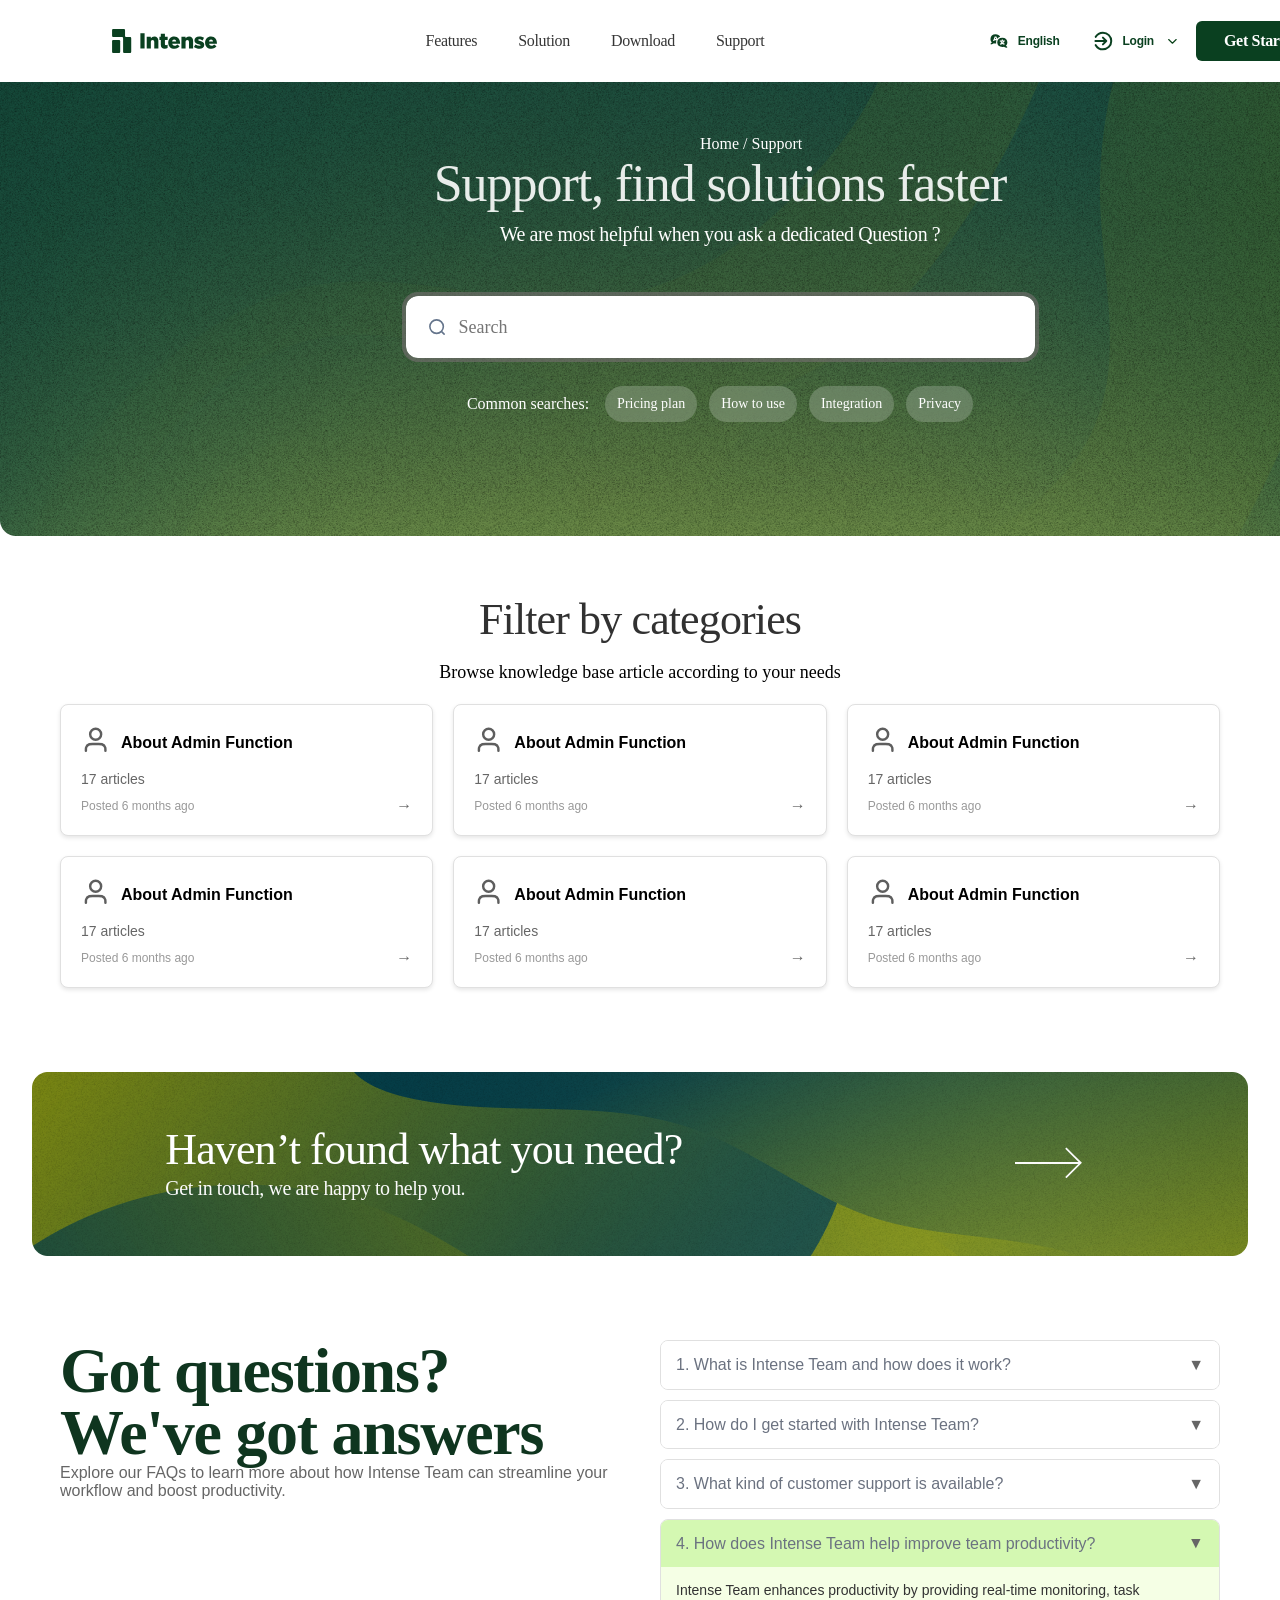
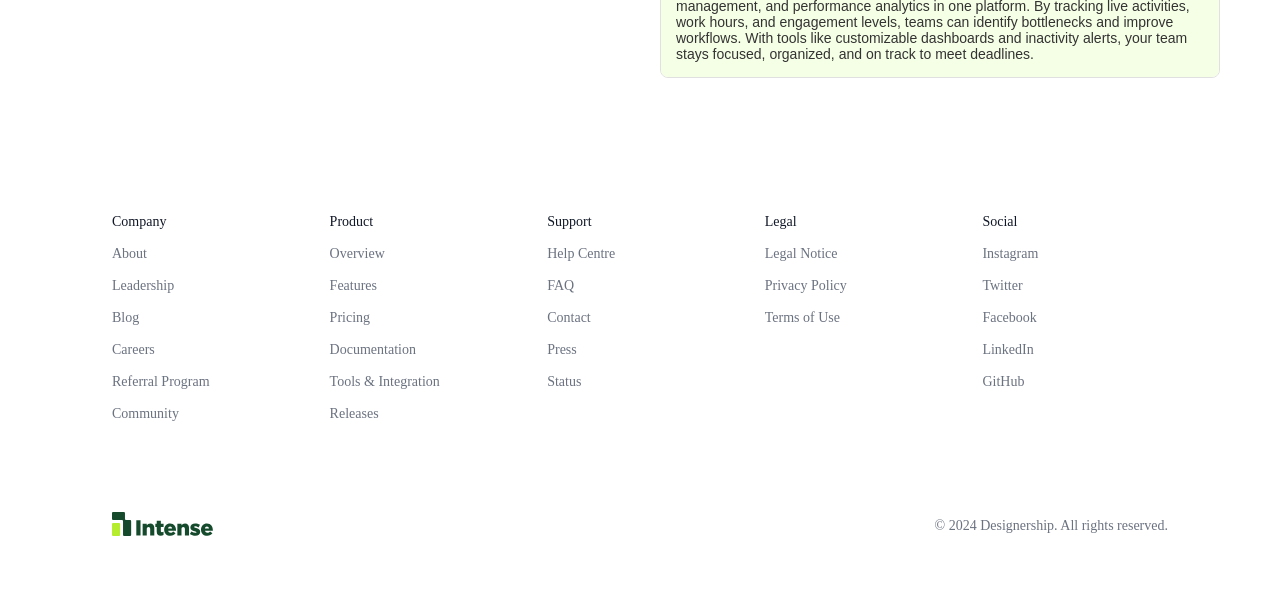
<file: index.html>
<!DOCTYPE html>
<html lang="en">

<head>
  <meta charset="UTF-8" />
  <meta name="viewport" content="width=device-width, initial-scale=1.0" />
  <title>Document</title>
  <link rel="stylesheet" href="style.css" />
  <link href="https://fonts.cdnfonts.com/css/satoshi" rel="stylesheet" />
</head>

<body>
  <header>
    <nav>
      <div class="logo">
        <svg width="20" height="24" viewBox="0 0 20 24" fill="none" xmlns="http://www.w3.org/2000/svg">
          <g id="Group">
            <path id="Vector"
              d="M6.94385 11.0309H1.32949C0.636459 11.0309 0.074646 11.5927 0.074646 12.2857V22.7447C0.074646 23.4378 0.636459 23.9996 1.32949 23.9996H6.94385C7.63688 23.9996 8.19869 23.4378 8.19869 22.7447V12.2857C8.19869 11.5927 7.63688 11.0309 6.94385 11.0309Z"
              fill="#0A4020" />
            <path id="Vector_2"
              d="M19.2295 9.37844V22.7452C19.2295 23.4382 18.6676 24 17.9746 24H12.3598C11.6668 24 11.105 23.4382 11.105 22.7452V9.37844C11.105 8.68544 10.5431 8.12359 9.85012 8.12359H1.32943C0.636429 8.12405 0.074585 7.5622 0.074585 6.8692V1.25485C0.074585 0.561844 0.636429 0 1.32943 0H11.7889C12.4819 0 13.0437 0.561844 13.0437 1.25485V6.86966C13.0437 7.56266 13.6056 8.1245 14.2986 8.1245H17.9755C18.6685 8.1245 19.2304 8.68634 19.2304 9.37935L19.2295 9.37844Z"
              fill="#0A4020" />
          </g>
        </svg>
        <svg xmlns="http://www.w3.org/2000/svg" width="77" height="16" viewBox="0 0 77 16" fill="none">
          <path
            d="M71.3786 15.7548C67.6807 15.7548 65.0704 13.275 65.0704 9.64234V9.59883C65.0704 6.18369 67.5284 3.44287 71.0088 3.44287C75.0548 3.44287 76.9255 6.42297 76.9255 9.88162C76.9255 10.1426 76.9255 10.4472 76.9037 10.73H69.0293C69.3556 12.0351 70.2692 12.6659 71.5744 12.6659C72.5967 12.6659 73.3363 12.3179 74.1847 11.4696L76.4687 13.362C75.3376 14.8194 73.7279 15.7548 71.3786 15.7548ZM68.9641 8.61997H73.0753C72.923 7.31482 72.1399 6.48822 71.0088 6.48822C69.8994 6.48822 69.2034 7.31482 68.9641 8.61997Z"
            fill="#0A4020" />
          <path
            d="M59.4654 15.733C57.4641 15.733 55.5499 15.1675 53.9185 13.9711L55.4629 11.4913C56.8333 12.3831 58.269 12.8399 59.4871 12.8399C60.2049 12.8399 60.553 12.6224 60.553 12.2091V12.1656C60.553 11.6653 59.8787 11.4913 58.6388 11.1432C56.3112 10.5559 54.4623 9.75108 54.4623 7.40181V7.3583C54.4623 4.85676 56.4853 3.4646 59.1826 3.4646C60.9228 3.4646 62.663 3.96491 64.0334 4.83501L62.6195 7.44531C61.4013 6.74923 60.0744 6.33593 59.1391 6.33593C58.5082 6.33593 58.182 6.57521 58.182 6.92325V6.96675C58.182 7.42356 58.878 7.64108 60.0962 8.01088C62.4237 8.6417 64.2727 9.4683 64.2727 11.7523V11.7958C64.2727 14.3844 62.3367 15.733 59.4654 15.733Z"
            fill="#0A4020" />
          <path
            d="M41.4371 15.472V3.7039H45.5701V5.35709C46.3314 4.37823 47.419 3.44287 49.094 3.44287C51.6173 3.44287 53.0964 5.07431 53.0964 7.77162V15.472H48.9852V9.09853C48.9852 7.79338 48.3326 7.09729 47.3103 7.09729C46.2879 7.09729 45.5701 7.79338 45.5701 9.09853V15.472H41.4371Z"
            fill="#0A4020" />
          <path
            d="M34.5319 15.7548C30.8339 15.7548 28.2236 13.275 28.2236 9.64234V9.59883C28.2236 6.18369 30.6817 3.44287 34.1621 3.44287C38.208 3.44287 40.0788 6.42297 40.0788 9.88162C40.0788 10.1426 40.0788 10.4472 40.057 10.73H32.1826C32.5089 12.0351 33.4225 12.6659 34.7276 12.6659C35.75 12.6659 36.4896 12.3179 37.3379 11.4696L39.622 13.362C38.4908 14.8194 36.8811 15.7548 34.5319 15.7548ZM32.1173 8.61997H36.2286C36.0763 7.31482 35.2932 6.48822 34.1621 6.48822C33.0527 6.48822 32.3566 7.31482 32.1173 8.61997Z"
            fill="#0A4020" />
          <path
            d="M24.7429 15.7112C22.2413 15.7112 20.8057 14.6236 20.8057 11.8175V7.01024H19.4135V3.70385H20.8057V0.723755H24.9169V3.70385H27.6577V7.01024H24.9169V11.0127C24.9169 11.8611 25.2867 12.1873 26.048 12.1873C26.5918 12.1873 27.1139 12.0351 27.6142 11.7958V15.0152C26.8529 15.4285 25.8958 15.7112 24.7429 15.7112Z"
            fill="#0A4020" />
          <path
            d="M6.7146 15.472V3.7039H10.8476V5.35709C11.6089 4.37823 12.6965 3.44287 14.3715 3.44287C16.8948 3.44287 18.3739 5.07431 18.3739 7.77162V15.472H14.2627V9.09853C14.2627 7.79338 13.6101 7.09729 12.5878 7.09729C11.5654 7.09729 10.8476 7.79338 10.8476 9.09853V15.472H6.7146Z"
            fill="#0A4020" />
          <path d="M0.381409 15.472V0.245239H4.6014V15.472H0.381409Z" fill="#0A4020" />
        </svg>
      </div>
      <div class="menu">
        <a href="#">Features</a>
        <a href="#">Solution</a>
        <a href="#"> Download</a>
        <a href="#">Support</a>
      </div>
      <div class="search">
        <div class="link">
          <svg width="19" height="18" viewBox="0 0 19 18" fill="none" xmlns="http://www.w3.org/2000/svg">
            <g id="Frame" clip-path="url(#clip0_701_818)">
              <path id="Vector"
                d="M6.55042 5.41125L7.15792 7.03125H5.94291L6.55042 5.41125ZM8.22385 6.71063C8.92417 5.79094 9.93104 5.12437 11.177 4.77844C10.4429 3.18094 8.80885 2.25 6.55042 2.25C3.42573 2.25 1.48792 4.0275 1.48792 6.89062C1.48792 8.35031 1.99417 9.52594 2.9026 10.3275L1.48792 11.7422L1.90979 12.375C3.05167 12.375 4.10354 11.9925 4.9501 11.3541C5.43948 11.4694 5.97385 11.5312 6.55042 11.5312C6.78104 11.5312 7.00323 11.5172 7.2226 11.5003C7.15229 11.1094 7.11292 10.6987 7.11292 10.2656C7.11292 9.49781 7.23385 8.79469 7.45604 8.15625H5.52104L5.20604 9H4.01917L5.70667 4.5H7.39417L8.22385 6.71063ZM13.3004 10.4963C13.5789 10.2431 13.8179 9.93656 13.9754 9.5625H12.6282C12.7857 9.93656 13.0248 10.2431 13.3032 10.4963H13.3004ZM16.9482 13.7025L18.3629 15.1172L17.941 15.75C16.7992 15.75 15.7473 15.3675 14.9007 14.7291C14.4114 14.8444 13.877 14.9062 13.3004 14.9062C10.1757 14.9062 8.23792 13.1287 8.23792 10.2656C8.23792 7.4025 10.1757 5.625 13.3004 5.625C16.4251 5.625 18.3629 7.4025 18.3629 10.2656C18.3629 11.7253 17.8567 12.9009 16.9482 13.7025ZM15.8317 8.4375H13.8629V7.59375H12.7379V8.4375H10.7692V9.5625H11.4695C11.6326 10.1166 11.942 10.6481 12.3751 11.115C11.5989 11.4975 10.862 11.6044 10.862 11.6044L11.2557 12.6591C12.0376 12.5184 12.721 12.2428 13.2976 11.8772C13.8742 12.2428 14.5604 12.5212 15.3395 12.6591L15.7332 11.6044C15.7332 11.6044 14.9964 11.4975 14.2201 11.115C14.656 10.6481 14.9626 10.1166 15.1257 9.5625H15.826V8.4375H15.8317Z"
                fill="#0A4020" />
            </g>
            <defs>
              <clipPath id="clip0_701_818">
                <rect width="18" height="18" fill="white" transform="translate(0.925415)" />
              </clipPath>
            </defs>
          </svg>
          <p>English</p>
        </div>
        <div class="login">
          <svg xmlns="http://www.w3.org/2000/svg" width="21" height="20" viewBox="0 0 21 20" fill="none">
            <g clip-path="url(#clip0_701_824)">
              <path
                d="M10.9254 6.66663L14.2587 9.99996M14.2587 9.99996L10.9254 13.3333M14.2587 9.99996H3.42542M3.70693 5.83329C5.14781 3.34245 7.84091 1.66663 10.9254 1.66663C15.5278 1.66663 19.2587 5.39759 19.2587 9.99996C19.2587 14.6023 15.5278 18.3333 10.9254 18.3333C7.84091 18.3333 5.14781 16.6575 3.70693 14.1666"
                stroke="#0A4020" stroke-width="2" stroke-linecap="round" stroke-linejoin="round" />
            </g>
            <defs>
              <clipPath id="clip0_701_824">
                <rect width="20" height="20" fill="white" transform="translate(0.925415)" />
              </clipPath>
            </defs>
          </svg>
          <p>Login</p>
          <svg xmlns="http://www.w3.org/2000/svg" width="16" height="16" viewBox="0 0 16 16" fill="none">
            <path d="M12.1754 6.5L8.42541 10.25L4.67542 6.5" stroke="#0A421A" stroke-width="1.125"
              stroke-linecap="round" stroke-linejoin="round" />
          </svg>
        </div>
        <div class="buttom">
          <p>Get Started</p>
        </div>
      </div>
    </nav>
  </header>

  <div class="poster">
    <div class="contain">
      <p class="home">Home / Support</p>
      <div class="subdomain">
        <h1>Support, find solutions faster</h1>
        <p>We are most helpful when you ask a dedicated Question ?</p>
      </div>

      <div class="searching">
        <svg xmlns="http://www.w3.org/2000/svg" width="21" height="20" viewBox="0 0 21 20" fill="none">
          <path
            d="M18 17.5L15.0834 14.5833M17.1667 9.58333C17.1667 13.4954 13.9954 16.6667 10.0833 16.6667C6.17132 16.6667 3 13.4954 3 9.58333C3 5.67132 6.17132 2.5 10.0833 2.5C13.9954 2.5 17.1667 5.67132 17.1667 9.58333Z"
            stroke="#64748B" stroke-width="1.66667" stroke-linecap="round" stroke-linejoin="round" />
        </svg>

        <input type="text" placeholder="Search" />
      </div>

      <div class="commonsearch">
        <p>Common searches:</p>
        <div class="link1">
          <a href="#">Pricing plan</a>
          <a href="#">How to use</a>
          <a href="#">Integration</a>
          <a href="#">Privacy</a>
        </div>
      </div>
    </div>
  </div>

  <main>
    <div class="filterByCategoryContainer">
      <h1>Filter by categories</h1>
      <p>Browse knowledge base article according to your needs</p>
    </div>

    <div class="adminsContainer">
      <div class="card">
        <div class="card-header">
          <div class="icon"><svg xmlns="http://www.w3.org/2000/svg" width="30" height="30" viewBox="0 0 30 30"
              fill="none">
              <path
                d="M24.4275 25.7585C24.4275 24.054 24.4275 23.2018 24.2171 22.5083C23.7434 20.9469 22.5216 19.725 20.9602 19.2513C20.2667 19.041 19.4144 19.041 17.7099 19.041H11.6031C9.89855 19.041 9.04629 19.041 8.3528 19.2513C6.7914 19.725 5.56952 20.9469 5.09587 22.5083C4.8855 23.2018 4.8855 24.054 4.8855 25.7585M20.1527 9.26998C20.1527 12.3054 17.6919 14.7662 14.6565 14.7662C11.621 14.7662 9.1603 12.3054 9.1603 9.26998C9.1603 6.23453 11.621 3.7738 14.6565 3.7738C17.6919 3.7738 20.1527 6.23453 20.1527 9.26998Z"
                stroke="#5E5E5E" stroke-width="2.44275" stroke-linecap="round" stroke-linejoin="round" />
            </svg></div>
          <div class="title">About Admin Function</div>
        </div>
        <div class="card-content">
          17 articles
        </div>
        <div class="card-footer">
          <span>Posted 6 months ago</span>
          <span class="arrow">&rarr;</span>
        </div>
      </div>

      <!-- Repeat the card component -->
      <div class="card">
        <div class="card-header">
          <div class="icon"><svg xmlns="http://www.w3.org/2000/svg" width="30" height="30" viewBox="0 0 30 30"
              fill="none">
              <path
                d="M24.4275 25.7585C24.4275 24.054 24.4275 23.2018 24.2171 22.5083C23.7434 20.9469 22.5216 19.725 20.9602 19.2513C20.2667 19.041 19.4144 19.041 17.7099 19.041H11.6031C9.89855 19.041 9.04629 19.041 8.3528 19.2513C6.7914 19.725 5.56952 20.9469 5.09587 22.5083C4.8855 23.2018 4.8855 24.054 4.8855 25.7585M20.1527 9.26998C20.1527 12.3054 17.6919 14.7662 14.6565 14.7662C11.621 14.7662 9.1603 12.3054 9.1603 9.26998C9.1603 6.23453 11.621 3.7738 14.6565 3.7738C17.6919 3.7738 20.1527 6.23453 20.1527 9.26998Z"
                stroke="#5E5E5E" stroke-width="2.44275" stroke-linecap="round" stroke-linejoin="round" />
            </svg></div>
          <div class="title">About Admin Function</div>
        </div>
        <div class="card-content">
          17 articles
        </div>
        <div class="card-footer">
          <span>Posted 6 months ago</span>
          <span class="arrow">&rarr;</span>
        </div>
      </div>

      <div class="card">
        <div class="card-header">
          <div class="icon"><svg xmlns="http://www.w3.org/2000/svg" width="30" height="30" viewBox="0 0 30 30"
              fill="none">
              <path
                d="M24.4275 25.7585C24.4275 24.054 24.4275 23.2018 24.2171 22.5083C23.7434 20.9469 22.5216 19.725 20.9602 19.2513C20.2667 19.041 19.4144 19.041 17.7099 19.041H11.6031C9.89855 19.041 9.04629 19.041 8.3528 19.2513C6.7914 19.725 5.56952 20.9469 5.09587 22.5083C4.8855 23.2018 4.8855 24.054 4.8855 25.7585M20.1527 9.26998C20.1527 12.3054 17.6919 14.7662 14.6565 14.7662C11.621 14.7662 9.1603 12.3054 9.1603 9.26998C9.1603 6.23453 11.621 3.7738 14.6565 3.7738C17.6919 3.7738 20.1527 6.23453 20.1527 9.26998Z"
                stroke="#5E5E5E" stroke-width="2.44275" stroke-linecap="round" stroke-linejoin="round" />
            </svg></div>
          <div class="title">About Admin Function</div>
        </div>
        <div class="card-content">
          17 articles
        </div>
        <div class="card-footer">
          <span>Posted 6 months ago</span>
          <span class="arrow">&rarr;</span>
        </div>
      </div>

      <div class="card">
        <div class="card-header">
          <div class="icon"><svg xmlns="http://www.w3.org/2000/svg" width="30" height="30" viewBox="0 0 30 30"
              fill="none">
              <path
                d="M24.4275 25.7585C24.4275 24.054 24.4275 23.2018 24.2171 22.5083C23.7434 20.9469 22.5216 19.725 20.9602 19.2513C20.2667 19.041 19.4144 19.041 17.7099 19.041H11.6031C9.89855 19.041 9.04629 19.041 8.3528 19.2513C6.7914 19.725 5.56952 20.9469 5.09587 22.5083C4.8855 23.2018 4.8855 24.054 4.8855 25.7585M20.1527 9.26998C20.1527 12.3054 17.6919 14.7662 14.6565 14.7662C11.621 14.7662 9.1603 12.3054 9.1603 9.26998C9.1603 6.23453 11.621 3.7738 14.6565 3.7738C17.6919 3.7738 20.1527 6.23453 20.1527 9.26998Z"
                stroke="#5E5E5E" stroke-width="2.44275" stroke-linecap="round" stroke-linejoin="round" />
            </svg></div>
          <div class="title">About Admin Function</div>
        </div>
        <div class="card-content">
          17 articles
        </div>
        <div class="card-footer">
          <span>Posted 6 months ago</span>
          <span class="arrow">&rarr;</span>
        </div>
      </div>

      <div class="card">
        <div class="card-header">
          <div class="icon"><svg xmlns="http://www.w3.org/2000/svg" width="30" height="30" viewBox="0 0 30 30"
              fill="none">
              <path
                d="M24.4275 25.7585C24.4275 24.054 24.4275 23.2018 24.2171 22.5083C23.7434 20.9469 22.5216 19.725 20.9602 19.2513C20.2667 19.041 19.4144 19.041 17.7099 19.041H11.6031C9.89855 19.041 9.04629 19.041 8.3528 19.2513C6.7914 19.725 5.56952 20.9469 5.09587 22.5083C4.8855 23.2018 4.8855 24.054 4.8855 25.7585M20.1527 9.26998C20.1527 12.3054 17.6919 14.7662 14.6565 14.7662C11.621 14.7662 9.1603 12.3054 9.1603 9.26998C9.1603 6.23453 11.621 3.7738 14.6565 3.7738C17.6919 3.7738 20.1527 6.23453 20.1527 9.26998Z"
                stroke="#5E5E5E" stroke-width="2.44275" stroke-linecap="round" stroke-linejoin="round" />
            </svg></div>
          <div class="title">About Admin Function</div>
        </div>
        <div class="card-content">
          17 articles
        </div>
        <div class="card-footer">
          <span>Posted 6 months ago</span>
          <span class="arrow">&rarr;</span>
        </div>
      </div>

      <div class="card">
        <div class="card-header">
          <div class="icon"><svg xmlns="http://www.w3.org/2000/svg" width="30" height="30" viewBox="0 0 30 30"
              fill="none">
              <path
                d="M24.4275 25.7585C24.4275 24.054 24.4275 23.2018 24.2171 22.5083C23.7434 20.9469 22.5216 19.725 20.9602 19.2513C20.2667 19.041 19.4144 19.041 17.7099 19.041H11.6031C9.89855 19.041 9.04629 19.041 8.3528 19.2513C6.7914 19.725 5.56952 20.9469 5.09587 22.5083C4.8855 23.2018 4.8855 24.054 4.8855 25.7585M20.1527 9.26998C20.1527 12.3054 17.6919 14.7662 14.6565 14.7662C11.621 14.7662 9.1603 12.3054 9.1603 9.26998C9.1603 6.23453 11.621 3.7738 14.6565 3.7738C17.6919 3.7738 20.1527 6.23453 20.1527 9.26998Z"
                stroke="#5E5E5E" stroke-width="2.44275" stroke-linecap="round" stroke-linejoin="round" />
            </svg></div>
          <div class="title">About Admin Function</div>
        </div>
        <div class="card-content">
          17 articles
        </div>
        <div class="card-footer">
          <span>Posted 6 months ago</span>
          <span class="arrow">&rarr;</span>
        </div>
      </div>
    </div>

    <!-- haven't found what you need container  -->
    <div class="cta">
      <div class="text">
        <h1>Haven’t found what you need?</h1>
        <p>Get in touch, we are happy to help you.</p>
      </div>
      <div class="arr">
        <svg xmlns="http://www.w3.org/2000/svg" width="102" height="102" viewBox="0 0 102 102" fill="none">
          <path d="M2.00009 52.0096L67.9999 52.0097" stroke="#FBFBFB" stroke-width="1.77406" />
          <path d="M52.8423 37.0135L61.6294 45.8011L67.6969 51.8686L52.8423 66.7232" stroke="#FBFBFB"
            stroke-width="1.77406" />
        </svg>
      </div>
    </div>
    <div class="faq-container">
      <div class="faq-header">
        <h1>Got questions? We've got answers</h1>
        <p>Explore our FAQs to learn more about how Intense Team can streamline your workflow and boost
          productivity.</p>
      </div>
      <ul class="faq-list">
        <li class="faq-item">
          <div class="faq-question">
            <span>1. What is Intense Team and how does it work?</span>
            <span class="arrow">&#x25BC;</span>
          </div>
          <div class="faq-answer">
            Intense Team is a platform designed to enhance team productivity by providing tools for
            task management, real-time monitoring, and analytics.
          </div>
        </li>
        <li class="faq-item">
          <div class="faq-question">
            <span>2. How do I get started with Intense Team?</span>
            <span class="arrow">&#x25BC;</span>
          </div>
          <div class="faq-answer">
            Getting started is easy! Sign up on our website, create your team, and start managing
            tasks and tracking progress right away.
          </div>
        </li>
        <li class="faq-item">
          <div class="faq-question">
            <span>3. What kind of customer support is available?</span>
            <span class="arrow">&#x25BC;</span>
          </div>
          <div class="faq-answer">
            We offer 24/7 customer support through chat, email, and phone to help you with any issues
            or questions.
          </div>
        </li>
        <li class="faq-item active">
          <div class="faq-question">
            <span>4. How does Intense Team help improve team productivity?</span>
            <span class="arrow">&#x25B2;</span>
          </div>
          <div class="faq-answer">
            Intense Team enhances productivity by providing real-time monitoring, task management, and
            performance analytics in one platform. By tracking live activities, work hours, and
            engagement levels, teams can identify bottlenecks and improve workflows. With tools like
            customizable dashboards and inactivity alerts, your team stays focused, organized, and on
            track to meet deadlines.
          </div>
        </li>
      </ul>
    </div>
  </main>

  <!-- footer -->

  <footer class="maxScreenFooter">
    <div class="contentBox">
      <div class="company">
        <p>Company</p>
        <a href="#">About</a>
        <a href="#">Leadership</a>
        <a href="#">Blog</a>
        <a href="#">Careers</a>
        <a href="#">Referral Program</a>
        <a href="#">Community</a>
      </div>

      <div class="product">
        <p href="#">Product</p>
        <a href="#">Overview</a>
        <a href="#">Features</a>
        <a href="#">Pricing</a>
        <a href="#">Documentation</a>
        <a href="#">Tools & Integration</a>
        <a href="#">Releases</a>
      </div>

      <div class="support">
        <p href="#">Support</p>
        <a href="#">Help Centre</a>
        <a href="#">FAQ</a>
        <a href="#">Contact</a>
        <a href="#">Press</a>
        <a href="#">Status</a>
      </div>

      <div class="legal">
        <p href="#">Legal</p>
        <a href="#">Legal Notice</a>
        <a href="#">Privacy Policy</a>
        <a href="#">Terms of Use</a>
      </div>

      <div class="social">
        <p href="#">Social</p>
        <a href="#">Instagram</a>
        <a href="#">Twitter</a>
        <a href="#">Facebook</a>
        <a href="#">LinkedIn</a>
        <a href="#">GitHub</a>
      </div>
    </div>
    <div class="copyrightSection">
      <div class="logo">
        <svg xmlns="http://www.w3.org/2000/svg" width="20" height="24" viewBox="0 0 20 24" fill="none">
          <path
            d="M6.8692 11.0309H1.25485C0.561813 11.0309 0 11.5927 0 12.2857V22.7447C0 23.4378 0.561813 23.9996 1.25485 23.9996H6.8692C7.56223 23.9996 8.12405 23.4378 8.12405 22.7447V12.2857C8.12405 11.5927 7.56223 11.0309 6.8692 11.0309Z"
            fill="#B6EC2E" />
          <path
            d="M19.1549 9.37844V22.7452C19.1549 23.4382 18.593 24 17.9 24H12.2852C11.5922 24 11.0304 23.4382 11.0304 22.7452V9.37844C11.0304 8.68544 10.4685 8.12359 9.77554 8.12359H1.25485C0.561844 8.12405 0 7.5622 0 6.8692V1.25485C0 0.561844 0.561844 0 1.25485 0H11.7143C12.4073 0 12.9692 0.561844 12.9692 1.25485V6.86966C12.9692 7.56266 13.531 8.1245 14.224 8.1245H17.9009C18.5939 8.1245 19.1558 8.68634 19.1558 9.37935L19.1549 9.37844Z"
            fill="#154B2C" />
        </svg>
        <svg xmlns="http://www.w3.org/2000/svg" width="77" height="16" viewBox="0 0 77 16" fill="none">
          <path
            d="M71.304 15.7548C67.606 15.7548 64.9957 13.275 64.9957 9.64234V9.59883C64.9957 6.18369 67.4538 3.44287 70.9342 3.44287C74.9801 3.44287 76.8509 6.42297 76.8509 9.88162C76.8509 10.1426 76.8509 10.4472 76.8291 10.73H68.9547C69.281 12.0351 70.1946 12.6659 71.4997 12.6659C72.5221 12.6659 73.2617 12.3179 74.11 11.4696L76.3941 13.362C75.2629 14.8194 73.6532 15.7548 71.304 15.7548ZM68.8894 8.61997H73.0007C72.8484 7.31482 72.0653 6.48822 70.9342 6.48822C69.8248 6.48822 69.1287 7.31482 68.8894 8.61997Z"
            fill="#154B2C" />
          <path
            d="M59.3906 15.733C57.3894 15.733 55.4752 15.1675 53.8438 13.9711L55.3882 11.4913C56.7586 12.3831 58.1943 12.8399 59.4124 12.8399C60.1302 12.8399 60.4783 12.6224 60.4783 12.2091V12.1656C60.4783 11.6653 59.8039 11.4913 58.564 11.1432C56.2365 10.5559 54.3876 9.75108 54.3876 7.40181V7.3583C54.3876 4.85676 56.4105 3.4646 59.1079 3.4646C60.8481 3.4646 62.5883 3.96491 63.9587 4.83501L62.5448 7.44531C61.3266 6.74923 59.9997 6.33593 59.0644 6.33593C58.4335 6.33593 58.1072 6.57521 58.1072 6.92325V6.96675C58.1072 7.42356 58.8033 7.64108 60.0215 8.01088C62.349 8.6417 64.1979 9.4683 64.1979 11.7523V11.7958C64.1979 14.3844 62.262 15.733 59.3906 15.733Z"
            fill="#154B2C" />
          <path
            d="M41.3624 15.472V3.7039H45.4954V5.35709C46.2567 4.37823 47.3444 3.44287 49.0193 3.44287C51.5426 3.44287 53.0218 5.07431 53.0218 7.77162V15.472H48.9106V9.09853C48.9106 7.79338 48.258 7.09729 47.2356 7.09729C46.2132 7.09729 45.4954 7.79338 45.4954 9.09853V15.472H41.3624Z"
            fill="#154B2C" />
          <path
            d="M34.4572 15.7548C30.7592 15.7548 28.1489 13.275 28.1489 9.64234V9.59883C28.1489 6.18369 30.607 3.44287 34.0874 3.44287C38.1333 3.44287 40.0041 6.42297 40.0041 9.88162C40.0041 10.1426 40.0041 10.4472 39.9823 10.73H32.1079C32.4342 12.0351 33.3478 12.6659 34.6529 12.6659C35.6753 12.6659 36.4149 12.3179 37.2632 11.4696L39.5472 13.362C38.4161 14.8194 36.8064 15.7548 34.4572 15.7548ZM32.0426 8.61997H36.1539C36.0016 7.31482 35.2185 6.48822 34.0874 6.48822C32.978 6.48822 32.2819 7.31482 32.0426 8.61997Z"
            fill="#154B2C" />
          <path
            d="M24.6682 15.7112C22.1667 15.7112 20.731 14.6236 20.731 11.8175V7.01024H19.3389V3.70385H20.731V0.723755H24.8423V3.70385H27.5831V7.01024H24.8423V11.0127C24.8423 11.8611 25.212 12.1873 25.9734 12.1873C26.5172 12.1873 27.0393 12.0351 27.5396 11.7958V15.0152C26.7782 15.4285 25.8211 15.7112 24.6682 15.7112Z"
            fill="#154B2C" />
          <path
            d="M6.64001 15.472V3.7039H10.773V5.35709C11.5343 4.37823 12.622 3.44287 14.2969 3.44287C16.8202 3.44287 18.2994 5.07431 18.2994 7.77162V15.472H14.1881V9.09853C14.1881 7.79338 13.5356 7.09729 12.5132 7.09729C11.4908 7.09729 10.773 7.79338 10.773 9.09853V15.472H6.64001Z"
            fill="#154B2C" />
          <path d="M0.306763 15.472V0.245239H4.52675V15.472H0.306763Z" fill="#154B2C" />
        </svg>
      </div>
      <p>© 2024 Designership. All rights reserved.</p>
    </div>
  </footer>


  <script>
    const faqItems = document.querySelectorAll('.faq-item');

    faqItems.forEach(item => {
      item.addEventListener('click', () => {
        faqItems.forEach(i => i.classList.remove('active'));
        item.classList.toggle('active');
      });
    });
  </script>
</body>

</html>
</file>
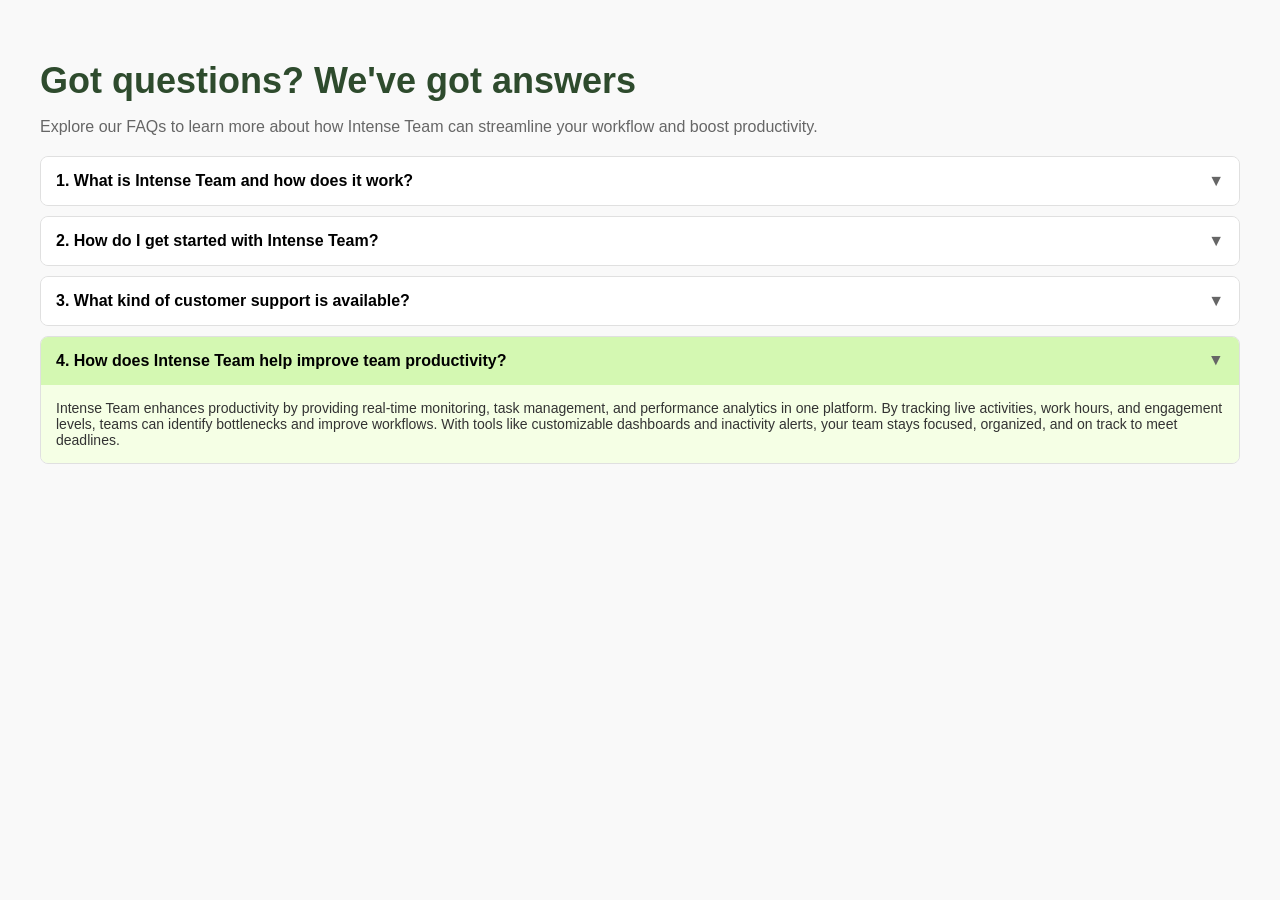
<file: test.html>
<!DOCTYPE html>
<html lang="en">

<head>
      <meta charset="UTF-8">
      <meta name="viewport" content="width=device-width, initial-scale=1.0">
      <title>FAQ Section</title>
      <style>
            body {
                  font-family: Arial, sans-serif;
                  margin: 0;
                  padding: 0;
                  background-color: #f9f9f9;
            }

            .faq-container {
                  max-width: 1200px;
                  margin: 40px auto;
                  padding: 20px;
            }

            .faq-header {
                  text-align: left;
                  margin-bottom: 20px;
            }

            .faq-header h1 {
                  font-size: 36px;
                  color: #2e4b2d;
                  margin: 0;
            }

            .faq-header p {
                  font-size: 16px;
                  color: #666;
            }

            .faq-list {
                  list-style: none;
                  padding: 0;
                  margin: 0;
            }

            .faq-item {
                  border: 1px solid #e0e0e0;
                  border-radius: 8px;
                  margin-bottom: 10px;
                  overflow: hidden;
            }

            .faq-question {
                  background-color: #fff;
                  padding: 15px;
                  display: flex;
                  justify-content: space-between;
                  align-items: center;
                  cursor: pointer;
                  font-size: 16px;
                  font-weight: bold;
            }

            .faq-question:hover {
                  background-color: #f0f0f0;
            }

            .faq-answer {
                  display: none;
                  padding: 15px;
                  background-color: #f5ffe5;
                  font-size: 14px;
                  color: #333;
            }

            .faq-item.active .faq-question {
                  background-color: #d4f8b2;
            }

            .faq-item.active .faq-answer {
                  display: block;
            }

            .arrow {
                  font-size: 16px;
                  color: #666;
                  transition: transform 0.2s ease;
            }

            .faq-item.active .arrow {
                  transform: rotate(180deg);
            }
      </style>
</head>

<body>
      <div class="faq-container">
            <div class="faq-header">
                  <h1>Got questions? We've got answers</h1>
                  <p>Explore our FAQs to learn more about how Intense Team can streamline your workflow and boost
                        productivity.</p>
            </div>
            <ul class="faq-list">
                  <li class="faq-item">
                        <div class="faq-question">
                              <span>1. What is Intense Team and how does it work?</span>
                              <span class="arrow">&#x25BC;</span>
                        </div>
                        <div class="faq-answer">
                              Intense Team is a platform designed to enhance team productivity by providing tools for
                              task management, real-time monitoring, and analytics.
                        </div>
                  </li>
                  <li class="faq-item">
                        <div class="faq-question">
                              <span>2. How do I get started with Intense Team?</span>
                              <span class="arrow">&#x25BC;</span>
                        </div>
                        <div class="faq-answer">
                              Getting started is easy! Sign up on our website, create your team, and start managing
                              tasks and tracking progress right away.
                        </div>
                  </li>
                  <li class="faq-item">
                        <div class="faq-question">
                              <span>3. What kind of customer support is available?</span>
                              <span class="arrow">&#x25BC;</span>
                        </div>
                        <div class="faq-answer">
                              We offer 24/7 customer support through chat, email, and phone to help you with any issues
                              or questions.
                        </div>
                  </li>
                  <li class="faq-item active">
                        <div class="faq-question">
                              <span>4. How does Intense Team help improve team productivity?</span>
                              <span class="arrow">&#x25B2;</span>
                        </div>
                        <div class="faq-answer">
                              Intense Team enhances productivity by providing real-time monitoring, task management, and
                              performance analytics in one platform. By tracking live activities, work hours, and
                              engagement levels, teams can identify bottlenecks and improve workflows. With tools like
                              customizable dashboards and inactivity alerts, your team stays focused, organized, and on
                              track to meet deadlines.
                        </div>
                  </li>
            </ul>
      </div>

      <script>
            const faqItems = document.querySelectorAll('.faq-item');

            faqItems.forEach(item => {
                  item.addEventListener('click', () => {
                        faqItems.forEach(i => i.classList.remove('active'));
                        item.classList.toggle('active');
                  });
            });
      </script>
</body>

</html>
</file>
<file: style.css>
@import url("https://fonts.cdnfonts.com/css/satoshi");

* {
  margin: 0;
  padding: 0;
  box-sizing: border-box;
  font-family: "Satoshi", sans-serif;
}
nav {
  display: flex;
  width: 1440px;
  height: 82px;
  padding: 20px 112px;
  justify-content: center;
  align-items: center;
  flex-shrink: 0;
  justify-content: space-between;
}
nav .logo {
  display: inline-flex;
  justify-content: center;
  align-items: center;
  gap: 8.151px;
}

nav .menu {
  display: inline-flex;
  align-items: center;
  gap: 41px;
}
nav .menu a {
  text-decoration: none;
  color: #363636;
  font-family: "Satoshi Variable";
  font-size: 16px;
  font-style: normal;
  font-weight: 500;
  line-height: normal;
  letter-spacing: -0.32px;
}
nav .search {
  color: #0a4020;
  font-family: "Satoshi Variable";
  font-size: 12px;
  font-style: normal;
  font-weight: 700;
  line-height: normal;
  letter-spacing: -0.24px;
  display: flex;
}
.search .link {
  display: flex;
  padding: 10px 16px;
  justify-content: center;
  align-items: center;
  gap: 10px;
}

.search .login {
  display: flex;
  padding: 10px 16px;
  justify-content: center;
  align-items: center;
  gap: 10px;
}
.search .buttom {
  display: flex;
  padding: 10px 28px;
  justify-content: center;
  align-items: center;
  gap: 10px;
  border-radius: 6px;
  background: #0a4020;
}
.search .buttom p {
  color: var(--Generic-White, #fff);
  font-family: "Satoshi Variable";
  font-size: 16px;
  font-style: normal;
  font-weight: 700;
  line-height: normal;
  letter-spacing: -0.32px;
}
.poster {
  background: url("Background.png") no-repeat;
  width: 1440px;
  height: 454px;
  flex-shrink: 0;
}
/* .contain {
  display: flex;
  width: 642px;
  flex-direction: column;
  align-items: center;
  gap: 48px;
} */

.poster .contain .home {
  color: var(--Generic-White, #fff);
  font-feature-settings: "ss02" on, "ss03" on;

  /* Paragraph/Medium/Regular */
  font-family: "Satoshi Variable";
  font-size: 16px;
  font-style: normal;
  font-weight: 400;
  line-height: 24px; /* 150% */
  padding-top: 50px;
  padding-left: 700px;
}
.contain .home .subdomain {
  display: flex;
  flex-direction: column;
  align-items: center;
  gap: 28px;
  align-self: stretch;
}
.poster .subdomain h1 {
  color: var(--Brand-Color-1-50, #e8edea);
  text-align: center;
  font-feature-settings: "salt" on, "ss01" on;

  /* Display/Medium/Large */
  font-family: "Cabinet Grotesk";
  font-size: 52px;
  font-style: normal;
  font-weight: 500;
  line-height: 56px; /* 107.692% */
  letter-spacing: -1.04px;
}
.contain .subdomain p {
  color: var(--Netural-Pannel-50, #fff);
  text-align: center;
  font-feature-settings: "ss02" on, "ss03" on;

  /* Heading/H6/Medium/Desktop */
  font-family: "Satoshi Variable";
  font-size: 20px;
  font-style: normal;
  font-weight: 400;
  line-height: 28px; /* 140% */
  letter-spacing: -0.4px;
  padding-top: 8px;
}

.poster .searching {
  display: flex;
  width: 629px;
  padding: 12px 16px;
  align-items: center;
  gap: 12px;
  border-radius: 12px;
  border: 5px solid rgba(255, 255, 255, 0.2);
  background: var(--Base-White, #fff);
  /* margin-left: 420px; */
  margin: auto;

  margin-top: 48px;
  margin-bottom: 28px;
  outline: 4px solid rgba(114, 110, 110, 0.63);
}
.poster .searching svg {
  width: 20px;
  height: 20px;
  flex-shrink: 0;
}
.poster .searching input {
  color: var(--Gray-500, #64748b);
  font-feature-settings: "ss02" on, "ss03" on;

  /* Paragraph/Large/Medium */
  font-family: "Satoshi Variable";
  font-size: 18px;
  font-style: normal;
  font-weight: 500;
  line-height: 28px; /* 155.556% */
  outline: none;
  border: none;
}
.commonsearch {
  display: flex;
  align-items: center;
  justify-content: center;
  gap: 16px;
}

.commonsearch p {
  color: #fff;
  font-feature-settings: "ss02" on, "ss03" on;

  /* Label/Large/Regular */
  font-family: "Satoshi Variable";
  font-size: 16px;
  font-style: normal;
  font-weight: 400;
  line-height: 18px; /* 112.5% */
}
.link1 {
  display: flex;
  align-items: center;
  gap: 12px;
}
.link1 a {
  display: flex;
  padding: 8px 12px;
  justify-content: center;
  align-items: center;
  gap: 10px;
  border-radius: 60px;
  background: rgba(255, 255, 255, 0.2);
  backdrop-filter: blur(10px);
  color: #fff;
  font-feature-settings: "ss02" on, "ss03" on;

  /* Paragraph/Small/Medium */
  font-family: "Satoshi Variable";
  font-size: 14px;
  font-style: normal;
  font-weight: 500;
  line-height: 20px; /* 142.857% */
  text-decoration: none;
}

.filterByCategoryContainer {
  display: flex;
  flex-direction: column;
  justify-content: center;
  align-items: center;
  gap: 16px;
  margin-top: 60px;
}
.filterByCategoryContainer h1 {
  color: var(--Netural-Pannel-750, #313131);
  text-align: center;
  font-feature-settings: "salt" on, "ss01" on;

  /* Display/Medium/Small */
  font-family: "Cabinet Grotesk";
  font-size: 44px;
  font-style: normal;
  font-weight: 500;
  line-height: 48px; /* 109.091% */
  letter-spacing: -0.88px;
}

.filterByCategoryContainer p {
  color: #000;
  font-family: "Satoshi Variable";
  font-size: 18px;
  font-style: normal;
  font-weight: 400;
  line-height: 24px; /* 133.333% */
}

/* admin container  */

.adminsContainer {
  display: grid;
  grid-template-columns: repeat(3, 1fr);
  gap: 20px;
  padding: 20px;
  max-width: 1200px;
  margin: 0 auto;
}

.adminsContainer .card {
  background-color: #fff;
  border: 1px solid #e0e0e0;
  border-radius: 8px;
  padding: 20px;
  box-shadow: 0 2px 4px rgba(0, 0, 0, 0.1);
  display: flex;
  flex-direction: column;
  justify-content: space-between;
}

.adminsContainer .card-header {
  display: flex;
  align-items: center;
}

.adminsContainer .card-header .icon {
  font-size: 24px;
  margin-right: 10px;
}

.adminsContainer .card-header .title {
  font-weight: bold;
  font-size: 16px;
}

.adminsContainer .card-content {
  margin-top: 10px;
  font-size: 14px;
  color: #666;
}

.adminsContainer .card-footer {
  margin-top: 10px;
  display: flex;
  justify-content: space-between;
  align-items: center;
  font-size: 12px;
  color: #999;
}

.adminsContainer .arrow {
  font-size: 16px;
  color: #666;
}

@media (max-width: 768px) {
  .adminsContainer {
    grid-template-columns: repeat(2, 1fr);
  }
}

@media (max-width: 480px) {
  .adminsContainer {
    grid-template-columns: 1fr;
  }
}

/* faq icons  */

.faq-container {
  max-width: 1200px;
  margin: 40px auto;
  padding: 20px;
  display: flex;
  gap: 40px;
}

.faq-header {
  text-align: left;
  margin-bottom: 20px;
  /* width: 60%; */
  flex: 1;
}

.faq-header h1 {
  color: var(--Brand-Color-1-500, #0f351f);
  font-family: "Cabinet Grotesk";
  font-size: 64px;
  font-style: normal;
  font-weight: 700;
  line-height: 62px; /* 96.875% */
  letter-spacing: -1.28px;
}

.faq-header p {
  font-size: 16px;
  color: #666;
}

.faq-list {
  list-style: none;
  padding: 0;
  margin: 0;
  flex: 1;
}

.faq-item {
  border: 1px solid #e0e0e0;
  border-radius: 8px;
  margin-bottom: 10px;
  overflow: hidden;
}

.faq-question {
  color: var(--Neutral-500, #6b7280);
  font-family: "Satoshi Variable";
  font-size: 16px;
  font-style: normal;
  font-weight: 400;
  line-height: 110%; /* 17.6px */

  background-color: #fff;
  padding: 15px;
  display: flex;
  justify-content: space-between;
  align-items: center;
  cursor: pointer;
}

.faq-question:hover {
  background-color: #f0f0f0;
}

.faq-answer {
  display: none;
  padding: 15px;
  background-color: #f5ffe5;
  font-size: 14px;
  color: #333;
}

.faq-item.active .faq-question {
  background-color: #d4f8b2;
}

.faq-item.active .faq-answer {
  display: block;
}

.arrow {
  font-size: 16px;
  color: #666;
  transition: transform 0.2s ease;
}

.faq-item.active .arrow {
  transform: rotate(180deg);
}

/* cta */
.cta {
  width: 100%;
  height: 184px;
  flex-shrink: 0;
  background: url("./bg2.png") center no-repeat;
  background-position: center;
  object-fit: cover;
  margin: 64px 0;
  display: flex;
  justify-content: space-around;
  align-items: center;
}
.cta .text h1 {
  color: var(--Generic-White, #fff);
  text-align: center;
  font-feature-settings: "salt" on, "ss01" on;

  /* Display/Medium/Small */
  font-family: "Cabinet Grotesk";
  font-size: 44px;
  font-style: normal;
  font-weight: 500;
  line-height: 48px; /* 109.091% */
  letter-spacing: -0.88px;
}
.cta .text p {
  color: var(--Neutral-Rich-Black-50, #fbfbfb);
  font-feature-settings: "ss02" on, "ss03" on;

  /* Heading/H6/Medium/Desktop */
  font-family: "Satoshi Variable";
  font-size: 20px;
  font-style: normal;
  font-weight: 400;
  line-height: 28px; /* 140% */
  letter-spacing: -0.4px;
}

/* footer  */
/* .maxScreenFooter  */
.maxScreenFooter {
  display: flex;
  padding: 64px 0px;
  flex-direction: column;
  align-items: flex-start;
  gap: 64px;
  align-self: stretch;
  margin: 0 112px;
}
.maxScreenFooter .copyrightSection {
  display: flex;
  padding-top: 24px;
  justify-content: space-between;
  align-items: center;
  align-self: stretch;
}
.copyrightSection p {
  color: var(--Neutral-500, #6b7280);

  /* Paragraph/Small/Regular */
  font-family: Inter;
  font-size: 14px;
  font-style: normal;
  font-weight: 400;
  line-height: 20px; /* 142.857% */
}
.maxScreenFooter .contentBox {
  display: flex;
  align-items: flex-start;
  gap: 32px;
  align-self: stretch;
}
.maxScreenFooter .contentBox div {
  display: flex;
  flex-direction: column;
  align-items: flex-start;
  gap: 12px;
  align-self: stretch;
  width: 500px;
}
.maxScreenFooter .contentBox div a {
  text-decoration: none;
  color: var(--Neutral-500, #6b7280);

  /* Paragraph/Small/Medium */
  font-family: Inter;
  font-size: 14px;
  font-style: normal;
  font-weight: 500;
  line-height: 20px; /* 142.857% */
}
.maxScreenFooter .contentBox div p {
  color: var(--Neutral-900, #111827);

  /* Paragraph/Small/Medium */
  font-family: Inter;
  font-size: 14px;
  font-style: normal;
  font-weight: 500;
  line-height: 20px; /* 142.857% */
}
</file>
